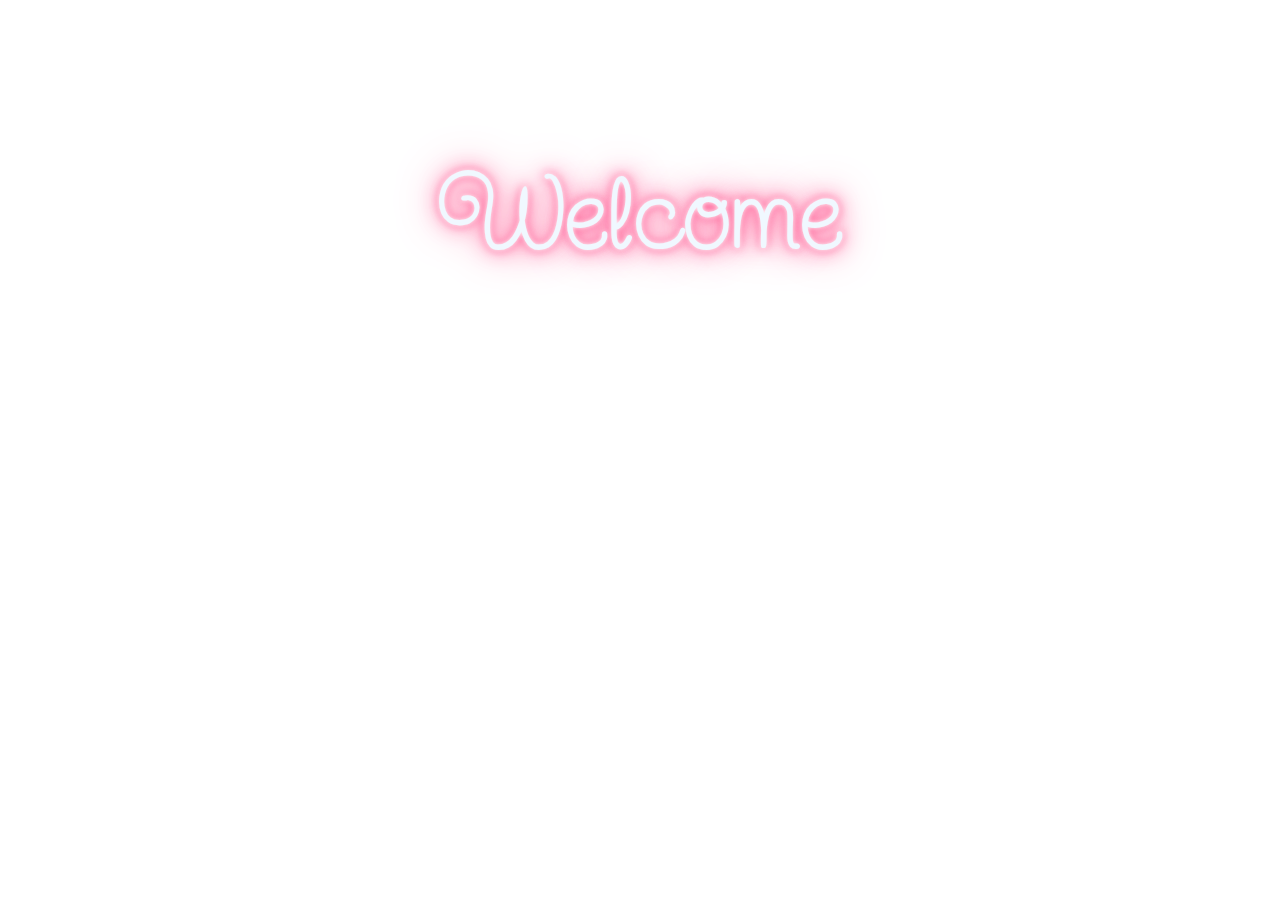
<file: pages/index.html>
<!DOCTYPE html>
<html lang="en">
<head>
    <meta charset="UTF-8" />
    <meta name="viewport" content="width=device-width, initial-scale=1.0" />
    <title>Ready For Some Fun?</title>

    <!-- Styles -->
    <link rel="stylesheet" href="/css/style.css" />
    <link rel="preconnect" href="https://fonts.googleapis.com" />
    <link rel="preconnect" href="https://fonts.gstatic.com" crossorigin />
    <link href="https://fonts.googleapis.com/css2?family=Delius+Swash+Caps&family=Lexend:wght@100..900&family=Nunito+Sans:ital,opsz,wdth,wght@0,6..12,75..125,200..1000;1,6..12,75..125,200..1000&family=Twinkle+Star&display=swap" rel="stylesheet"/>
</head>
<body>
    <div class="page center">
        <!-- Header with Typewriter -->
        <header class="center">
            <h1 id="typewriter" class="text-shadow neon-glow"></h1>
        </header>

        <!-- Main Content -->
        <main class="center">
            <h2 class="floating-header">
                <span>R</span><span>e</span><span>a</span><span>d</span><span>y</span><span> </span>
                <span>t</span><span>o</span><span> </span>
                <span>b</span><span>e</span><span> </span>
                <span>b</span><span>l</span><span>o</span><span>w</span><span>n</span><span> </span>
                <span>A</span><span>W</span><span>A</span><span>Y</span><span>?</span>
            </h2>

            <p class="text-shadow">
            This is meant to be an <i><b>immersive, once in a lifetime</b></i> experience that you can hold on to for life.
            </p>
            <p class="text-shadow">Click the button below to start your adventure!</p>

            <!-- Button with Heart + Glow -->
            <a href="games.html">
                <button id="loveButton" class="heart-reveal-button zoom-in-out">
                    <span class="heart-overlay">
                        <svg xmlns="http://www.w3.org/2000/svg" xmlns:xlink="http://www.w3.org/1999/xlink" version="1.1" id="Layer_1" x="0px" y="0px" width="100%" viewBox="0 0 1024 1024" enable-background="new 0 0 1024 1024" xml:space="preserve">
                        <path fill="rgba(225, 36, 76, 0.85)" opacity="1.000000" stroke="none" d=" M626.447998,695.460083   C662.293945,653.167114 701.442993,614.605164 741.730652,577.121277   C776.660278,544.622437 814.398560,515.485229 850.863098,484.822479   C877.883423,462.101410 899.834839,435.405914 913.201172,402.293396   C920.098938,385.205536 925.107544,367.826660 924.831421,349.056854   C924.140015,302.071625 895.646790,260.331665 851.898254,243.295212   C816.646790,229.567673 782.219910,234.023987 748.602661,248.932343   C698.601379,271.106659 662.353943,308.268402 634.939209,354.774841   C623.150146,374.773865 613.617249,395.861511 605.419617,417.558075   C604.099976,421.050781 602.578064,424.220276 598.175964,423.697388   C593.810791,423.178894 592.825256,419.704041 592.396362,416.051971   C591.232117,406.137726 593.668640,396.546967 595.168396,386.885742   C596.573975,377.831390 598.928833,368.986603 601.744080,360.273071   C602.694702,357.330750 602.795044,354.544006 601.999695,351.482147   C595.567444,326.718750 581.075439,307.038208 562.802795,289.928833   C539.318359,267.939514 512.466492,252.031219 479.985931,247.861877   C446.330017,243.541626 413.554138,245.770004 384.640137,266.013397   C355.250885,286.589539 339.068512,315.316223 335.285431,350.875183   C331.611237,385.410645 336.966309,418.287537 355.075623,448.423279   C369.258698,472.025391 389.119476,490.129303 411.663818,505.466614   C440.647247,525.184570 472.423462,539.305969 505.019806,551.772461   C508.114380,552.955933 511.787720,553.254761 514.029663,556.282715   C512.826416,558.027161 511.511505,557.322205 510.317047,556.914734   C473.706879,544.427612 437.427155,531.149597 404.235382,510.823944   C369.986511,489.850891 341.795624,463.127869 325.014496,425.878387   C313.602173,400.546143 308.375061,373.866150 309.921387,346.160614   C313.208679,287.261993 355.409454,236.359406 413.440918,223.948120   C481.200928,209.456207 538.779724,228.870163 585.047791,280.767120   C596.879456,294.038208 606.747498,308.613098 613.340637,325.247040   C613.687256,326.121552 614.252380,326.909485 614.944153,328.145996   C620.198242,320.070282 624.562561,312.034821 629.992188,304.686340   C663.822266,258.900543 708.106201,228.981186 764.429443,219.181747   C819.843811,209.540405 868.967285,223.597900 909.116638,263.915009   C932.289978,287.185211 945.430115,315.810059 949.394287,348.488159   C955.455444,398.453064 939.817078,441.239807 906.608765,478.345459   C886.123230,501.235199 861.135620,518.334473 835.362854,534.383667   C791.167480,561.904907 748.483215,591.472351 709.265747,625.827759   C673.734436,656.954041 639.895081,689.691528 611.810425,727.955994   C608.908386,731.909973 608.878357,734.458313 611.914185,738.152649   C617.305542,744.713501 622.186584,751.697815 626.562622,758.995911   C631.536560,767.291199 634.957886,776.184265 633.918213,785.987427   C632.638123,798.058044 625.605774,805.960632 614.608582,808.801575   C603.200867,811.748596 590.567322,807.643921 583.739929,798.309082   C576.297852,788.133850 575.134460,776.902771 579.390259,765.135620   C582.408203,756.791443 586.760193,749.083740 591.567505,741.670471   C593.555054,738.605652 593.709290,736.324646 591.477478,733.217102   C558.496643,687.295898 516.330383,652.898926 463.992096,631.201355   C432.414612,618.110474 399.508881,610.393860 365.629608,606.129028   C284.406372,595.904236 208.286301,611.479858 136.677826,650.518616   C117.475838,660.986938 99.267036,672.985962 82.105171,686.557556   C81.452522,687.073608 80.782440,687.574524 80.080978,688.020447   C78.789307,688.841492 77.389343,689.754456 76.124573,688.113220   C75.027153,686.689148 75.510124,685.215271 76.642441,684.048279   C80.354767,680.222290 84.007690,676.327087 87.894829,672.684082   C129.471390,633.718323 177.680054,606.886475 233.159149,593.343506   C265.240112,585.512207 297.815491,582.258728 330.736450,583.928833   C411.402405,588.021179 482.917236,615.934082 545.104370,667.564026   C564.900146,683.999084 583.083130,702.057800 599.584290,721.805237   C600.520325,722.925537 601.581726,723.941040 602.949158,725.391968   C610.616760,715.122131 618.119507,705.187134 626.447998,695.460083  M614.589172,770.941284   C610.595093,761.993591 605.296692,753.833984 599.991211,745.532043   C593.859314,751.083496 587.941772,765.103088 588.371033,772.349976   C588.991455,782.822205 594.913696,790.354431 604.062866,792.307556   C612.569702,794.123474 618.626099,788.356384 617.031433,779.831238   C616.515381,777.072021 615.590088,774.389343 614.589172,770.941284  z"/>
                        </svg>
                    </span>
                    <span class="btn-text">Start Your Adventure</span>
                </button>
            </a>
        </main>
    </div>

    <!-- JavaScript -->
    <script src="/js/main.js"></script>
</body>
</html>
</file>
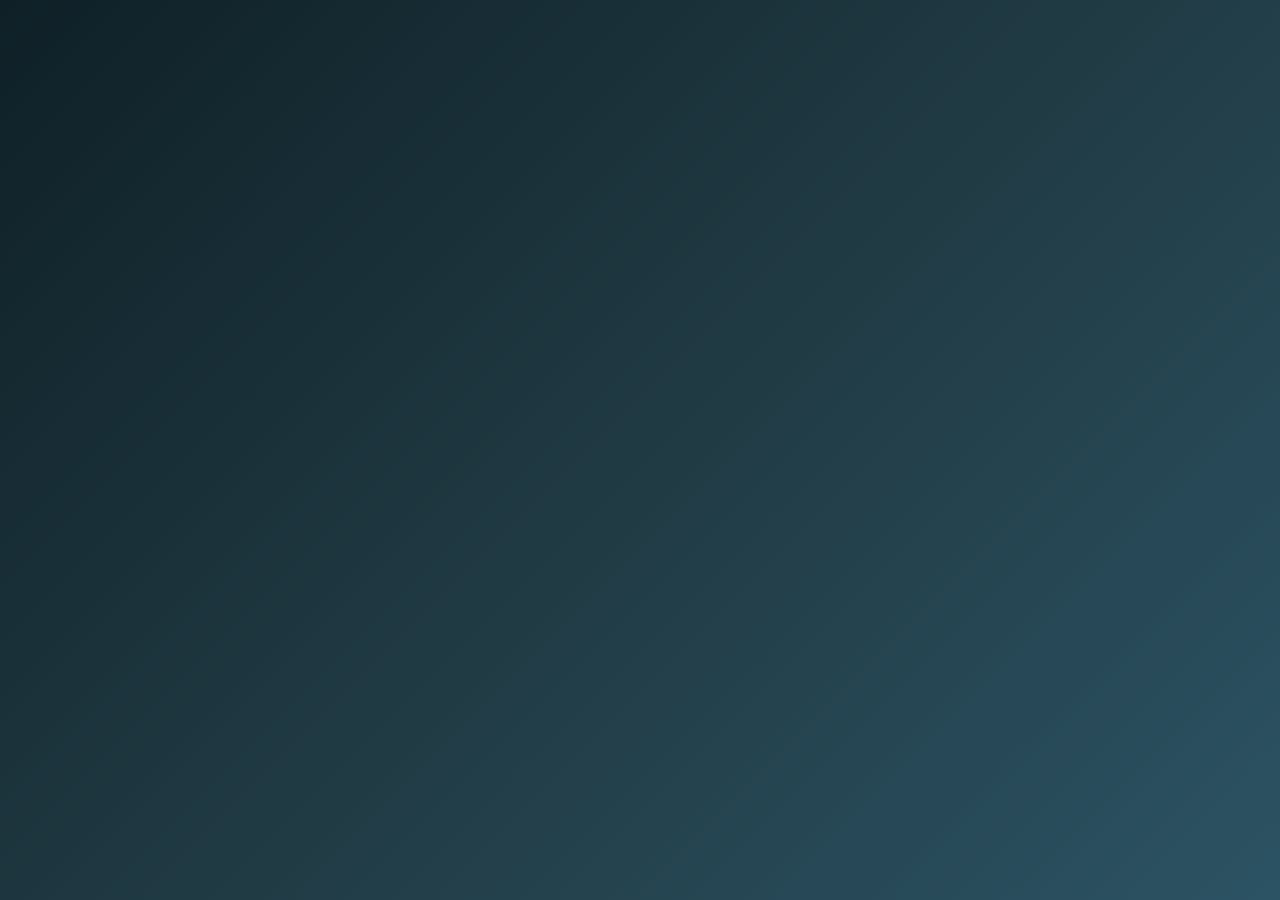
<file: pages/anagrams.html>
<!DOCTYPE html>
<html lang="en">
<head>
  <meta charset="UTF-8" />
  <meta name="viewport" content="width=device-width, initial-scale=1.0" />
  <title>I hope you're liking this.</title>
  <link rel="stylesheet" href="../css/anagrams.css" />
  <link rel="preconnect" href="https://fonts.googleapis.com" />
    <link rel="preconnect" href="https://fonts.gstatic.com" crossorigin />
    <link href="https://fonts.googleapis.com/css2?family=Delius+Swash+Caps&family=Lexend:wght@100..900&family=Nunito+Sans:ital,opsz,wdth,wght@0,6..12,75..125,200..1000;1,6..12,75..125,200..1000&family=Twinkle+Star&display=swap" rel="stylesheet"/>
</head>
<body>
  <div id="bg-video">
  <iframe 
    src="https://player.vimeo.com/video/1109931507?background=1&autoplay=1&loop=1&muted=1&title=0&byline=0&portrait=0" 
    frameborder="0" 
    allow="autoplay; fullscreen; picture-in-picture" 
    referrerpolicy="strict-origin-when-cross-origin">
  </iframe>
</div>
    <header>
      <h1>Anagrams</h1>
      <p class="desc-text">Welcome to the Anagrams page! Unscramble the words below. Each correct answer unlocks an important hint that you'll need later in the game. 💌</p>
    </header>
    
    <div class="container">
    <main>
      <section class="game">
        <h2 id="challengeTitle">Challenge 1</h2>
        <p id="challengePrompt">Unscramble the following:</p>
        <div id="hintBox">U0Y 37V0 !</div>
        <div class="gradient-input"><input type="text" id="userInput" placeholder="Type your answer here" autocomplete="off" /></div>
        <button id="submitAnswer">Submit</button>
        <p id="result"></p>
      </section>
    </main>
  </div>

  <script src="../js/anagrams.js"></script>
</body>
</html>
</file>
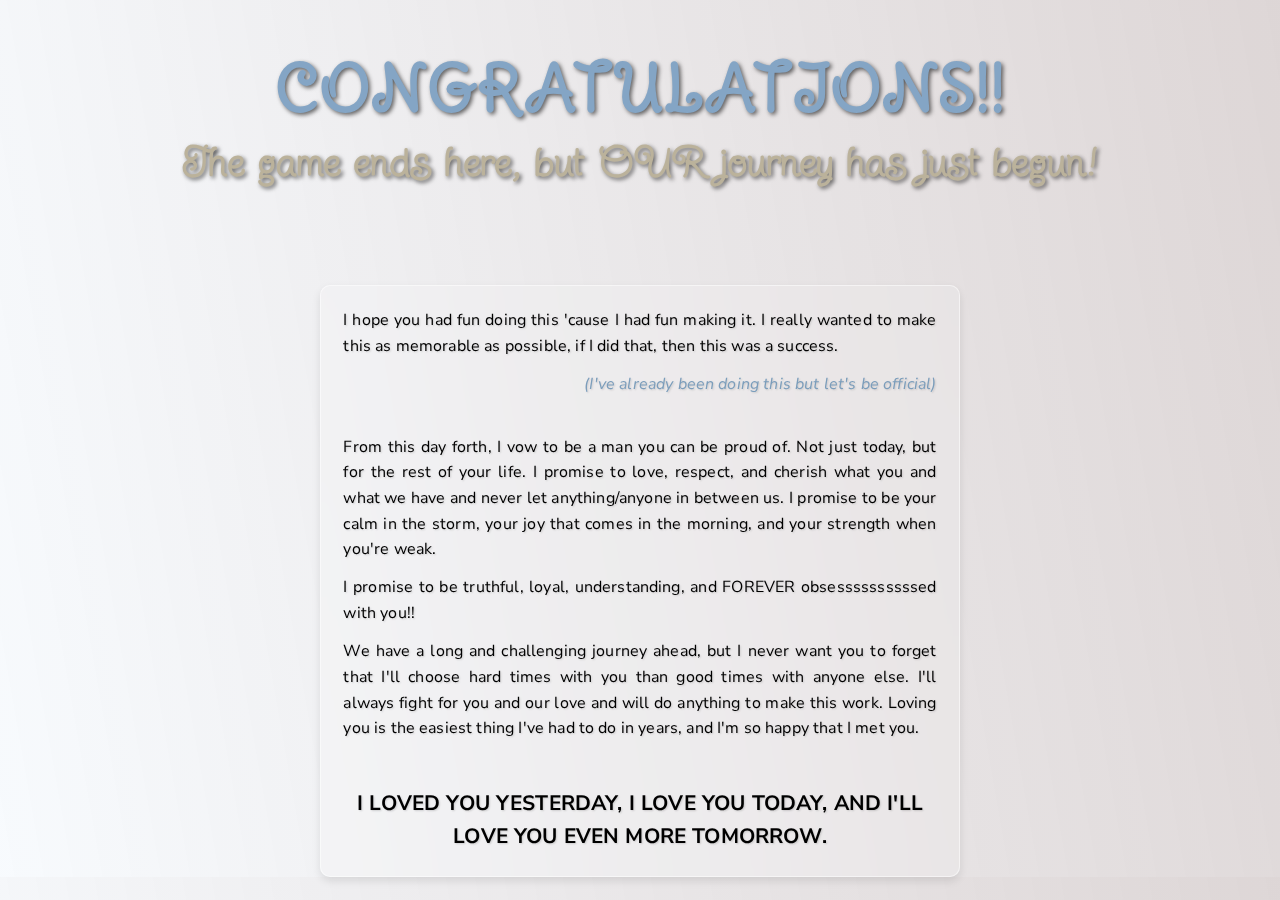
<file: pages/finalpage.html>
<!DOCTYPE html>
<html lang="en">
<head>
    <meta charset="UTF-8">
    <meta name="viewport" content="width=device-width, initial-scale=1.0">
    <link rel="stylesheet" href="../css/finalpage.css">
    <link rel="preconnect" href="https://fonts.googleapis.com" />
    <link rel="preconnect" href="https://fonts.gstatic.com" crossorigin />
    <link href="https://fonts.googleapis.com/css2?family=Delius+Swash+Caps&family=Lexend:wght@100..900&family=Nunito+Sans:ital,opsz,wdth,wght@0,6..12,75..125,200..1000;1,6..12,75..125,200..1000&family=Twinkle+Star&display=swap" rel="stylesheet"/>
    <title>Congratulations!</title>
</head>
<body>
   <div id="bg-video">
  <iframe 
    src="https://player.vimeo.com/video/1109931618?background=1&autoplay=1&loop=1&muted=1&title=0&byline=0&portrait=0" 
    frameborder="0" 
    allow="autoplay; fullscreen; picture-in-picture" 
    referrerpolicy="strict-origin-when-cross-origin">
  </iframe>
</div>
    <header>
        <h1 class="animated-heading">CONGRATULATIONS!!</h1>
        <h2 class="animated-subheading">The game ends here, but <strong>OUR</strong> journey has just begun!</h2>
    </header>
    <main>
        <p>I hope you had fun doing this 'cause I had fun making it. I really wanted to make this as memorable as possible, if I did that, then this was a success.</p>
        <aside><p>(I've already been doing this but let's be official)</p></aside>
        <p>From this day forth, I vow to be a man you can be proud of. Not just today, but for the rest of your life. I promise to love, respect, and cherish what you and what we have and never let anything/anyone in between us. I promise to be your calm in the storm, your joy that comes in the morning, and your strength when you're weak. </p>
        <p>I promise to be truthful, loyal, understanding, and FOREVER 
            <span class="wave">o</span><span class="wave">b</span><span class="wave">s</span><span class="wave">e</span><span class="wave">s</span><span class="wave">s</span><span class="wave">s</span><span class="wave">s</span><span class="wave">s</span><span class="wave">s</span><span class="wave">s</span><span class="wave">s</span><span class="wave">s</span><span class="wave">s</span><span class="wave">e</span><span class="wave">d</span> with you!!
        </p>
        <p>We have a long and challenging journey ahead, but I never want you to forget that I'll choose hard times with you than good times with anyone else. I'll always fight for you and our love and will do anything to make this work. Loving you is the easiest thing I've had to do in years, and I'm so happy that I met you.</p>
        <p class="love-quote"><strong>I LOVED YOU YESTERDAY, I LOVE YOU TODAY, AND I'LL LOVE YOU EVEN MORE TOMORROW.</strong></p>
    </main>
</body>
</html>
</file>
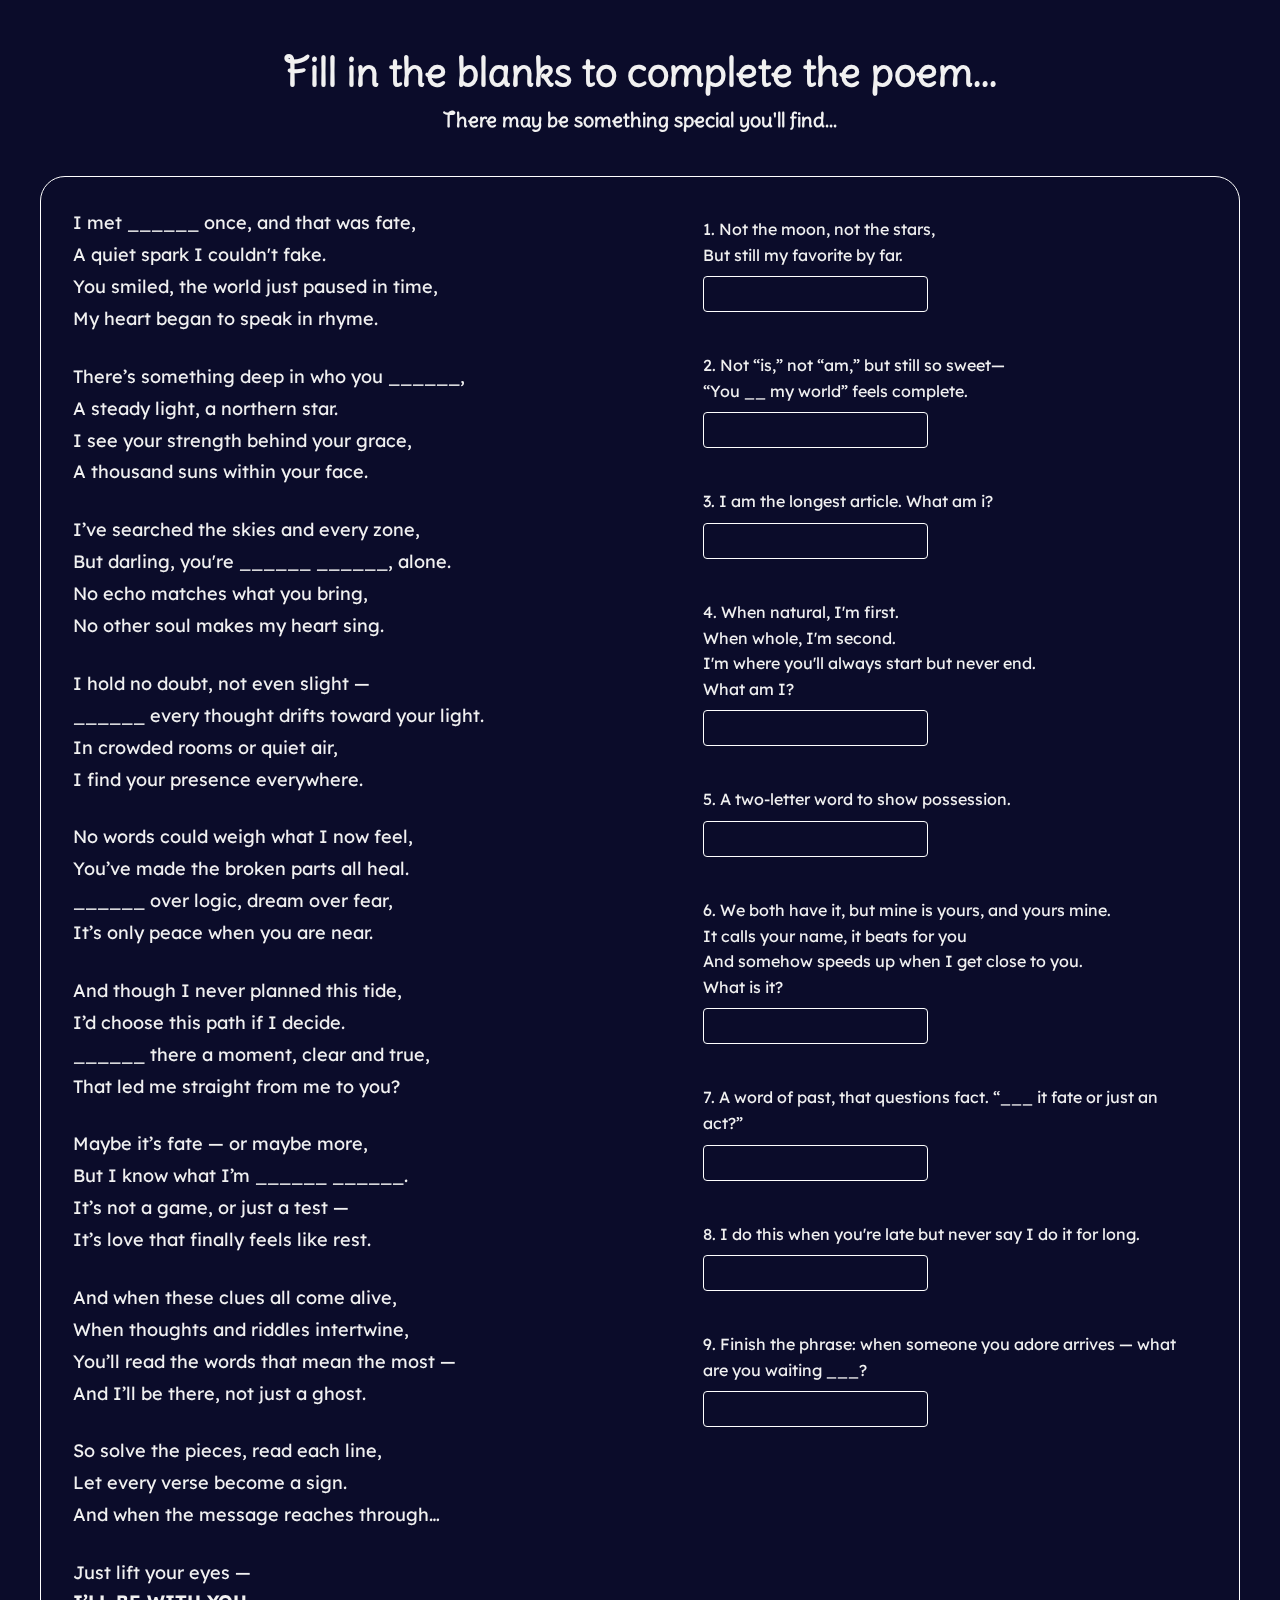
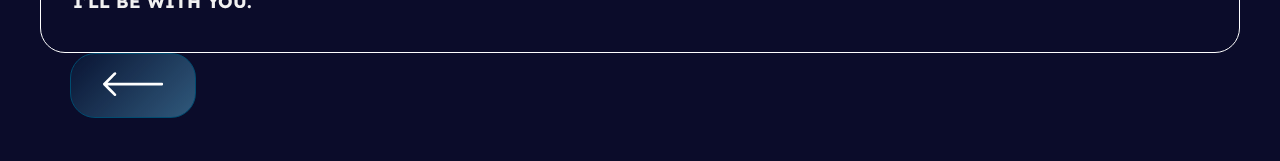
<file: pages/riddles.html>
<!DOCTYPE html>
<html lang="en">
<head>
  <meta charset="UTF-8" />
  <meta name="viewport" content="width=device-width, initial-scale=1.0"/>
  <title>Poem & Riddles</title>
  <link rel="stylesheet" href="/css/riddles.css">
  <link rel="preconnect" href="https://fonts.googleapis.com" />
  <link rel="preconnect" href="https://fonts.gstatic.com" crossorigin />
  <link href="https://fonts.googleapis.com/css2?family=Delius+Swash+Caps&family=Lexend:wght@100..900&family=Nunito+Sans:ital,opsz,wdth,wght@0,6..12,75..125,200..1000;1,6..12,75..125,200..1000&family=Twinkle+Star&display=swap" rel="stylesheet"/>
  </head>
<body>
  <div id="bg-video">
  <iframe 
    src="https://player.vimeo.com/video/1109931566?background=1&autoplay=1&loop=1&muted=1&title=0&byline=0&portrait=0" 
    frameborder="0" 
    allow="autoplay; fullscreen; picture-in-picture" 
    referrerpolicy="strict-origin-when-cross-origin">
  </iframe>
</div>
  <header>
    <h1>Fill in the blanks to complete the poem...</h1>
    <aside><h4>There may be something special you'll find...</h4></aside>
  </header>
<div class="container">
  <div class="poem" id="poem">
    <p>I met <span id="word0">______</span> once, and that was fate,</p>
    <p>A quiet spark I couldn't fake.</p>
    <p>You smiled, the world just paused in time,</p>
    <p>My heart began to speak in rhyme.</p>
    <br>
    <p>There’s something deep in who you <span id="word1">______</span>,</p>
    <p>A steady light, a northern star.</p>
    <p>I see your strength behind your grace,</p>
    <p>A thousand suns within your face.</p>
    <br>
    <p>I’ve searched the skies and every zone,</p>
    <p>But darling, you're <span id="word2">______</span> <span id="word3">______</span>, alone.</p>
    <p>No echo matches what you bring,</p>
    <p>No other soul makes my heart sing.</p>
    <br>
    <p>I hold no doubt, not even slight —</p>
    <p><span id="word4">______</span> every thought drifts toward your light.</p>
    <p>In crowded rooms or quiet air,</p>
    <p>I find your presence everywhere.</p>
    <br>
    <p>No words could weigh what I now feel,</p>
    <p>You’ve made the broken parts all heal.</p>
    <p><span id="word5">______</span> over logic, dream over fear,</p>
    <p>It’s only peace when you are near.</p>
    <br>
    <p>And though I never planned this tide,</p>
    <p>I’d choose this path if I decide.</p>
    <p><span id="word6">______</span> there a moment, clear and true,</p>
    <p>That led me straight from me to you?</p>
    <br>
    <p>Maybe it’s fate — or maybe more,</p>
    <p>But I know what I’m <span id="word7">______</span> <span id="word8">______</span>.</p>
    <p>It’s not a game, or just a test —</p>
    <p>It’s love that finally feels like rest.</p>
    <br>
    <p>And when these clues all come alive,</p>
    <p>When thoughts and riddles intertwine,</p>
    <p>You’ll read the words that mean the most —</p>
    <p>And I’ll be there, not just a ghost.</p>
    <br>
    <p>So solve the pieces, read each line,</p>
    <p>Let every verse become a sign.</p>
    <p>And when the message reaches through…</p>
    <br>
    <p>Just lift your eyes —<br><strong>I’LL BE WITH YOU.</strong></p>
  </div>

    <div class="riddles">
    <div class="riddle-block">
      <p>1. Not the moon, not the stars,<br>
        But still my favorite by far.</p>
      <input type="text" data-answer="YOU" />
    </div>
    <div class="riddle-block">
      <p>2. Not “is,” not “am,” but still so sweet—<br>
      “You __ my world” feels complete.</p>
      <input type="text" data-answer="ARE" />
    </div>
    <div class="riddle-block">
      <p>3. I am the longest article. What am i?</p>
      <input type="text" data-answer="THE" />
    </div>
    <div class="riddle-block">
      <p>4. When natural, I'm first. <br> 
        When whole, I'm second. <br> 
        I'm where you'll always start but never end. <br> 
        What am I?</p>
      <input type="text" data-answer="ONE" />
    </div>
    <div class="riddle-block">
      <p>5. A two-letter word to show possession.</p>
      <input type="text" data-answer="MY" />
    </div>
    <div class="riddle-block">
      <p>6. We both have it, but mine is yours, and yours mine. <br>
        It calls your name, it beats for you <br>
        And somehow speeds up when I get close to you.<br>
        What is it?
      </p>
      <input type="text" data-answer="HEART" />
    </div>
    <div class="riddle-block">
      <p>7. A word of past, that questions fact. “___ it fate or just an act?”</p>
      <input type="text" data-answer="WAS" />
    </div>
    <div class="riddle-block">
      <p>8. I do this when you're late but never say I do it for long. <br>
      
      </p>
      <input type="text" data-answer="WAITING" />
    </div>
    <div class="riddle-block">
      <p>9. Finish the phrase: when someone you adore arrives — what are you waiting ___?</p>
      <input type="text" data-answer="FOR" />
    </div>
  </div>
</div>
<div id="final-message" style="display:none; text-align:center; margin-top:20px; font-size:3rem; font-family:'Twinkle Star', cursive;"></div>

  <a href="games.html"><button><svg xmlns="http://www.w3.org/2000/svg" xmlns:xlink="http://www.w3.org/1999/xlink" version="1.1" id="Layer_1" x="0px" y="0px" width="100%" viewBox="0 0 512 512" enable-background="new 0 0 512 512" xml:space="preserve">
<path fill="none" opacity="1.000000" stroke="none" d=" M513.000000,263.000000   C513.000000,346.297546 513.000000,429.595093 513.000000,512.946289   C342.442444,512.946289 171.884842,512.946289 1.000000,512.946289   C1.000000,430.311615 1.000000,347.622772 1.346839,264.480133   C3.460055,265.518097 5.344558,266.891541 6.975224,268.519318   C34.912754,296.407043 62.818096,324.327026 90.734650,352.235809   C92.029839,353.530640 93.266792,354.909790 94.697815,356.037964   C99.644707,359.937714 105.040154,359.968597 109.218903,356.240631   C114.813416,351.249512 114.761269,344.293274 108.941002,338.460022   C87.294586,316.765320 65.608070,295.110626 43.947815,273.429718   C42.608978,272.089630 41.366379,270.653351 40.079002,269.261841   C40.240257,268.841248 40.401512,268.420685 40.562767,268.000092   C42.986477,268.000092 45.410183,268.000061 47.833893,268.000061   C197.070694,268.000031 346.307526,267.975708 495.544220,268.082306   C502.026184,268.086945 508.054260,267.713898 513.000000,263.000000  z"/>
<path fill="none" opacity="1.000000" stroke="none" d=" M1.000000,250.000000   C1.000000,167.035645 1.000000,84.071289 1.000000,1.053467   C171.557724,1.053467 342.115479,1.053467 513.000000,1.053467   C513.000000,84.021729 513.000000,167.043884 512.655701,250.484100   C508.561493,246.687775 503.760559,245.930344 498.344727,245.933365   C348.069122,246.016968 197.793503,246.001862 47.517872,245.983597   C45.139862,245.983307 42.761887,245.739822 39.285694,245.549789   C41.360760,243.319626 42.545048,241.966888 43.812496,240.697144   C55.229263,229.259613 66.661728,217.837723 78.087395,206.409058   C88.688515,195.805145 99.305939,185.217438 109.875786,174.582458   C113.324959,171.112030 114.540024,166.957520 112.785812,162.274246   C111.168091,157.955368 107.525345,154.976013 103.340363,155.421722   C99.427269,155.838455 94.929375,157.820175 92.133095,160.577667   C63.664368,188.651489 35.505600,217.039474 7.202064,245.281403   C5.379694,247.099792 3.078464,248.438263 1.000000,250.000000  z"/>
<path fill="#fff" opacity="1.000000" stroke="none" d=" M1.000000,250.464645   C3.078464,248.438263 5.379694,247.099792 7.202064,245.281403   C35.505600,217.039474 63.664368,188.651489 92.133095,160.577667   C94.929375,157.820175 99.427269,155.838455 103.340363,155.421722   C107.525345,154.976013 111.168091,157.955368 112.785812,162.274246   C114.540024,166.957520 113.324959,171.112030 109.875786,174.582458   C99.305939,185.217438 88.688515,195.805145 78.087395,206.409058   C66.661728,217.837723 55.229263,229.259613 43.812496,240.697144   C42.545048,241.966888 41.360760,243.319626 39.285694,245.549789   C42.761887,245.739822 45.139862,245.983307 47.517872,245.983597   C197.793503,246.001862 348.069122,246.016968 498.344727,245.933365   C503.760559,245.930344 508.561493,246.687775 512.655701,250.951080   C513.000000,254.692917 513.000000,258.385834 513.000000,262.539368   C508.054260,267.713898 502.026184,268.086945 495.544220,268.082306   C346.307526,267.975708 197.070694,268.000031 47.833893,268.000061   C45.410183,268.000061 42.986477,268.000092 40.562767,268.000092   C40.401512,268.420685 40.240257,268.841248 40.079002,269.261841   C41.366379,270.653351 42.608978,272.089630 43.947815,273.429718   C65.608070,295.110626 87.294586,316.765320 108.941002,338.460022   C114.761269,344.293274 114.813416,351.249512 109.218903,356.240631   C105.040154,359.968597 99.644707,359.937714 94.697815,356.037964   C93.266792,354.909790 92.029839,353.530640 90.734650,352.235809   C62.818096,324.327026 34.912754,296.407043 6.975224,268.519318   C5.344558,266.891541 3.460055,265.518097 1.346839,264.013153   C1.000000,259.643097 1.000000,255.286194 1.000000,250.464645  z"/>
</svg></button></a>
<script src="/js/riddles.js">
</script>

</body>
</html>
</file>
<file: css/finalpage.css>
*{
            margin: 0;
            padding: 0;
            box-sizing: border-box;
        }
        body{
            font-family: 'Lexend', sans-serif;
            background: linear-gradient(80deg, #accdee17, #886f6f48);
            text-align: justify;
            display: flex;
            justify-content: center;
            align-items: center;
            flex-direction: column;
            overflow: hidden;
            animation: fadeInPage 1.5s ease forwards;
        }
       #bg-video {
  position: fixed;
  top: 0;
  left: 0;
  width: 100%;
  height: 100%;
  z-index: -1;
  overflow: hidden;
}

#bg-video iframe {
  position: absolute;
  top: 50%;
  left: 50%;
  width: 100%;
  height: 115%;
  transform: translate(-50%, -50%);
  filter: blur(5px) brightness(70%) contrast(100%);
  pointer-events: none;
}
        h1{
            font-family: 'Delius Swash Caps', cursive;
            text-align: center;
            margin-top: 3rem;
            color: #84a5c5;
            font-size: 4rem;
            text-shadow: 2px 2px 4px rgba(0, 0, 0, 0.596);
        }
        h2{
            font-family: 'Twinkle Star', cursive;
            text-align: center;
            color: #bbb29b;
            font-size: 2.5rem;
            margin-top: 10px;
            margin-bottom: 6rem;
            text-shadow: 2px 2px 4px rgba(0, 0, 0, 0.596);
        }
        p{
            line-height: 1.6;
            letter-spacing: 0.01rem;
            padding: 0.4rem;
            text-shadow: 1px 1px 2px rgba(0, 0, 0, 0.151);
        }
        main{
            font-family: 'Nunito Sans', sans-serif;
            width: 50vw;
            margin: auto;
            padding: 1rem;
            background-color: #ffffff23;
            border-radius: 10px;
            box-shadow: 0 4px 8px rgba(0, 0, 0, 0.1);
            backdrop-filter: blur(15px);
            border: #ffffff85 solid 1px;
            animation: fadeUp 2s ease forwards;
        }
        aside{
            font-family: 'Nunito Sans', cursive;
            font-style: italic;
            display: flex;
            justify-content: right;
            color: #7b9dbb;
            margin-bottom: 1.5rem;
            text-shadow: 2px 2px 4px rgba(0, 0, 0, 0.596);
        }

        /* Animations */
        .wave {
            display: inline-block;
            animation: wave 1.2s infinite;
        }
        .wave:nth-child(1) { animation-delay: 0s; }
        .wave:nth-child(2) { animation-delay: 0.1s; }
        .wave:nth-child(3) { animation-delay: 0.2s; }
        .wave:nth-child(4) { animation-delay: 0.3s; }
        .wave:nth-child(5) { animation-delay: 0.4s; }
        .wave:nth-child(6) { animation-delay: 0.5s; }
        .wave:nth-child(7) { animation-delay: 0.6s; }
        .wave:nth-child(8) { animation-delay: 0.7s; }
        .wave:nth-child(9) { animation-delay: 0.8s; }
        .wave:nth-child(10) { animation-delay: 0.9s; }
        .wave:nth-child(11) { animation-delay: 1s; }
        .wave:nth-child(12) { animation-delay: 1.1s; }
        .wave:nth-child(13) { animation-delay: 1.2s; }
        .wave:nth-child(14) { animation-delay: 1.3s; }
        .wave:nth-child(15) { animation-delay: 1.4s; }
        .wave:nth-child(16) { animation-delay: 1.5s; }
        .wave:nth-child(17) { animation-delay: 1.6s; }

        @keyframes wave {
            0%, 60%, 100% { transform: translateY(0); }
            30% { transform: translateY(-8px); }
        }

        h1.animated-heading {
            animation: fadeInScale 1.5s ease forwards, shimmer 3s infinite;
        }
        h2.animated-subheading {
            animation: fadeInUp 2s ease forwards;
        }
        @keyframes fadeInScale {
            from { opacity: 0; transform: scale(0.8); }
            to { opacity: 1; transform: scale(1); }
        }
        @keyframes fadeInUp {
            from { opacity: 0; transform: translateY(30px); }
            to { opacity: 1; transform: translateY(0); }
        }
        @keyframes shimmer {
            0%, 100% { text-shadow: 2px 2px 4px rgba(0, 0, 0, 0.6); }
            50% { text-shadow: 0 0 15px #506070, 0 0 30px #ffffff; }
        }

        .love-quote {
            animation: heartbeat 1.5s infinite;
            text-align: center;
            display: block;
            margin-top: 2rem;
            font-size: 1.3rem;
        }
        @keyframes heartbeat {
            0%, 100% { transform: scale(1); }
            14% { transform: scale(1.1); }
            28% { transform: scale(1); }
            42% { transform: scale(1.1); }
            70% { transform: scale(1); }
        }

        @keyframes fadeUp {
            from { opacity: 0; transform: translateY(20px); }
            to { opacity: 1; transform: translateY(0); }
        }
        @keyframes fadeInPage {
            from { opacity: 0; }
            to { opacity: 1; }
        }
</file>
<file: css/riddles.css>
* {
      box-sizing: border-box;
      margin: 0px;
      padding: 0px;
      
    }

    html {
      scroll-behavior: smooth;
    }
    header {
      text-align: center;
      margin-bottom: 2.5rem;
      font-family: 'delius swash caps', cursive;
      font-size: 1.25rem;
    }
#bg-video {
  position: fixed;
  top: 0;
  left: 0;
  width: 100%;
  height: 100%;
  z-index: -2;
  overflow: hidden;
}

#bg-video iframe {
  position: absolute;
  top: 50%;
  left: 50%;
  width: 120%; /* overscale so no black bars */
  height: 120%;
  transform: translate(-50%, -50%);
  filter: blur(5px) brightness(0.75) contrast(150%);
  pointer-events: none;
}
    body {
      margin: 0;
      font-family: 'Lexend', sans-serif;
      background: #0b0c2a;
      color: #f1f1f1;
      line-height: 1.6;
      padding: 40px 20px;
      overflow-y: auto; /* Enable vertical scroll */

    }

    .container {
      max-width: 1200px;
      margin: auto;
      display: flex;
      flex-wrap: wrap;
      gap: 110px;
      border: 1px white solid;
      border-radius: 25px;
      padding: 2rem;
      backdrop-filter: blur(30px);

    }

    .poem, .riddles {
      flex: 1 1 45%;
      min-width: 320px;
    }

    .poem p {
      margin-bottom: 0.2rem;
      font-size: 18px;
    }

    .highlight {
      color: #4bf1ff;
      font-weight: bold;
      animation: glow 1.5s ease-in-out infinite alternate;
    }
 
    @keyframes glow {
      from { text-shadow: 0 0 10px #4bf1ff; }
      to   { text-shadow: 0 0 20px #4bf1ff; }
    }

    .riddle-block {
      padding: 0.5rem;
      margin-bottom: 25px;
    }

    input {
      margin-top: 0.5rem;
      padding: 8px;
      border-radius: 4px;
      border: none;
      outline: none;
      font-size: 1rem;
      background-color: transparent;
      border: 1px solid white;
      color: #f1f1f1;
    }

    input.correct {
      border: 2px solid #4bf1ff;
      background: #4bf0ff4d;
      color: #4bf1ff;
    }
    button{
      background-color:transparent;
      background: linear-gradient(135deg, #004c7021, #62c0e96e);
      border: 1px solid #004c70;
      border-radius: 250px;
      position: fixed;
      top: 45%;
      padding: 0.4rem;
      left: 6%;
      backdrop-filter: blur(7px);
    }
    button:hover {
      cursor: pointer;
    }
    button svg {
      width: 60px;
      height: 60px;
    }

    button {
  background-color: transparent;
  background: linear-gradient(135deg, #004c7021, #62c0e96e);
  border: 1px solid #004c70;
  border-radius: 25px;
  position: fixed;
  top: 45%;
  padding: 0px;
  left: 4%;
  backdrop-filter: blur(7px);
  position: relative; /* needed for tooltip positioning */
  padding-left: 2rem;
  padding-right: 2rem;
}

button:hover {
  cursor: pointer;
}

/* Tooltip */
button::after {
  content: "Back to games";
  position: absolute;
  bottom: 110%;
  left: 50%;
  transform: translateX(-50%);
  background: #000;
  color: #fff;
  padding: 5px 10px;
  border-radius: 6px;
  font-size: 0.8rem;
  white-space: nowrap;
  opacity: 0;
  pointer-events: none;
  transition: opacity 0.3s;
}

button:hover::after {
  opacity: 1;
}

button svg {
  width: 60px;
  height: 60px;
}
/* Glow effect for container */
.container.glow {
  animation: pulseGlow 1.5s infinite alternate;
}

@keyframes pulseGlow {
  from { box-shadow: 0 0 15px #4bf1ff; }
  to   { box-shadow: 0 0 40px #4bf1ff; }
}

/* Typing animation */
.typing {
  overflow: hidden;
  border-right: .1rem solid #e78a88;
  white-space: nowrap;
  margin: 0 auto;
  animation: typing 6s steps(40, end) infinite, blink-caret .75s step-end infinite;
  font-weight: bold;
  max-width: 45%;
  color: #e78a88;
  text-shadow: #794544 5px 1px 10px;
  padding: 1rem;
}

@keyframes typing {
  from { width: 0 }
  to { width: 60% }
}

@keyframes blink-caret {
  from, to { border-color: transparent }
  50% { border-color: #e78a88; }
}
</file>
<file: css/style.css>
/* Reset & Base */
* {
    margin: 0;
    padding: 0;
    box-sizing: border-box;
}
a {
    text-decoration: none;
    color: aliceblue;
}
body {
    height: 100vh;
    background-image: url('https://pub-1b3342e1772547478bde3603aaadb38f.r2.dev/Untitled design.png');
    backdrop-filter: blur(5px);
    background-size: cover;
    color: aliceblue;
    font-family: 'Lexend', sans-serif;
}

/* Typography */
h1 {
    font: 6.5rem 'Twinkle Star', sans-serif;
    letter-spacing: -0.1rem;
}
h2 {
    font: 2rem 'Twinkle Star', sans-serif;
    letter-spacing: 0.2rem;
    font-weight: 1000;
    padding: 0.5rem;
}
p {
    font: 1rem 'Lexend', sans-serif;
    line-height: 1.2rem;
    letter-spacing: 0.05rem;
    padding: 0.5rem;
}
i {
    font-family: 'Delius Swash Caps';
}

/* Layout */
header {
    padding: 10px 0;
    text-align: center;
    height: 15%;
    width: 100vw;
    position: absolute;
    top: 150px;
}
.page {
    height: inherit;
}
.center {
    display: flex;
    align-items: center;
    justify-content: center;
    flex-direction: column;
}
main {
    padding: 1.5rem;
    position: absolute;
    bottom: 200px;
}

/* Main Fade-In Animation */
main > * {
    opacity: 0;
    transform: translateY(20px);
    transition: opacity 0.6s ease, transform 0.6s ease;
}
.fade-in {
    opacity: 1 !important;
    transform: translateY(0) !important;
}

/* Text Effects */
.text-shadow {
    text-shadow: black 0px 0px 20px;
}
.box-shadow {
    box-shadow: black 0px 0px 20px;
}

/* Floating Header Animation */
.floating-header span {
    display: inline-block;
    animation: float 2.5s infinite ease-in-out;
}
.floating-header span:nth-child(odd) {
    animation-delay: 0.1s;
}
.floating-header span:nth-child(even) {
    animation-delay: 0.3s;
}
@keyframes float {
    0%   { transform: translateY(0); }
    50%  { transform: translateY(-10px); }
    100% { transform: translateY(0); }
}

/* Typewriter (uses JS) */
/* -- No CSS needed for typewriter effect -- */

/* Neon Glow Text */
.neon-glow {
    text-shadow:
        0 0 5px #fff,
        0 0 10px #ff4f8b,
        0 0 20px #ff4f8b,
        0 0 40px #ff4f8b;
    animation: flicker 2s infinite;
}
@keyframes flicker {
    0%   { opacity: 1; }
    50%  { opacity: 0.8; }
    55%  { opacity: 1; }
    60%  { opacity: 0.5; }
    65%  { opacity: 1; }
    100% { opacity: 1; }
}

/* Button Styling */
button {
    width: 300px;
    height: 75px;
    border-radius: 38px;
    background-color: rgba(225, 36, 76, 0.65);
    border: none;
    font: 1.25rem 'Lexend', sans-serif;
    color: white;
    transition: all 0.4s ease;
    overflow: hidden;
    position: relative;
    display: flex;
    align-items: center;
    justify-content: center;
    gap: 10px;
    animation: zoom-in-out infinite alternate;
}

/* Heart Icon Inside Button */
.heart-icon {
    opacity: 0;
    transform: translateX(-10px);
    transition: all 0.3s ease;
    font-size: 1.25rem;
}

/* Hover: Outline & Icon Slide */
button:hover {
    background-color: transparent;
    color: rgba(225, 36, 76, 0.85);
    border: 2.5px solid rgba(225, 36, 76, 0.85);
    cursor: pointer;
}
button:hover .heart-icon {
    opacity: 1;
    transform: translateX(0);
}
button:hover .btn-text {
    color: rgba(255, 255, 255, 0.9);
    text-shadow: 0 0 10px rgba(255, 255, 255, 0.788);
}

/* Glow on Click */
@keyframes glow-pulse {
    0% {
        box-shadow: 0 0 0px rgba(225, 36, 76, 0.8);
    }
    50% {
        box-shadow: 0 0 30px rgba(225, 36, 76, 0.8), 0 0 60px rgba(225, 36, 76, 0.5);
    }
    100% {
        box-shadow: 0 0 0px rgba(225, 36, 76, 0.8);
    }
}
button.glow-clicked {
    animation: glow-pulse 1s ease-out;
}

/* Optional bounce (for zoom-in-out loop) */
.zoom-in-out {
    animation: zoom-in-out 1s infinite alternate;
}
@keyframes zoom-in-out {
    0%   { transform: scale(1); }
    100% { transform: scale(1.05); }
}
.heart-reveal-button {
    position: relative;
    width: 300px;
    height: 75px;
    border-radius: 38px;
    font: 1.25rem 'Lexend', sans-serif;
    overflow: hidden;
    display: flex;
    align-items: center;
    justify-content: start;
    padding-left: 20px;
    gap: 15px;
    color: white;
    transition: all 0.4s ease;
    cursor: pointer;
}

/* HEART SLIDE IN FROM LEFT */
.heart-overlay {
    position: absolute;
    left: -60px;
    width: 60px;
    height: 100%;
    display: flex;
    align-items: center;
    justify-content: center;
    transition: transform 0.5s ease;
    z-index: 1;
}
.heart-overlay img {
    width: 45px;
    height: auto;
}

/* TEXT INITIAL STATE */
.heart-reveal-button .btn-text {
    opacity: 1;
    transform: translateX(20px);
    transition: opacity 0.5s ease, transform 0.5s ease;
    z-index: 2;
}

/* ON HOVER */
.heart-reveal-button:hover .heart-overlay {
    transform: translateX(275px); /* Slides heart fully into view on the left */
}
.heart-reveal-button:hover .btn-text {
    opacity: 1;
    transform: translateX(0);
}
</file>
<file: css/anagrams.css>
/* Reset + Layout */
* {
  box-sizing: border-box;
  margin: 0;
  padding: 0;
}

body {
  font-family: 'Lexend', sans-serif;
  height: 100vh;
  display: flex;
  justify-content: center;
  align-items: center;
  flex-direction: column;
  background: linear-gradient(135deg, #0f2027, #203a43, #2c5364);
  color: #fff;
  overflow: hidden;
}

.container {
  background: rgba(255, 255, 255, 0.05);
  backdrop-filter: blur(10px);
  padding: 2rem;
  border-radius: 20px;
  width: 90%;
  max-width: 500px;
  box-shadow: 0 8px 20px rgba(0,0,0,0.4);
  text-align: center;
}

h1 {
  font-size: 2rem;
  margin-bottom: 1rem;
  color: #f9f9f9;
  font-family: 'Delius Swash Caps', sans-serif;
  text-align: center;
}
h2 {
  font-size: 1.5rem;
  margin-bottom: 1rem;
  color: rgb(52, 159, 231);
  font-family: 'delius swash caps', sans-serif;
}
p {
  margin-bottom: 1rem;
  font-size: 1rem;
}
/* Background container */
#bg-video {
  position: fixed;
  top: 0;
  left: 0;
  width: 100%;
  height: 100%;
  z-index: -2;
  overflow: hidden;
}

#bg-video iframe {
  position: absolute;
  top: 50%;
  left: 50%;
  /* Overscale so sides are always covered */
  width: 120%;
  height: 120%;
  transform: translate(-50%, -50%);
  filter: blur(10px) brightness(0.8) contrast(115%);
  pointer-events: none;
}



#hintBox {
  font-size: 1.5rem;
  margin: 1rem 0;
  font-weight: bold;
  color: rgb(52, 159, 231);
}

input {
  padding: 0.7rem;
  width: 80%;
  border: none;
  border-radius: 8px;
  margin-bottom: 1rem;
  font-size: 1rem;
  background-color: rgba(255, 255, 255, 0.1);
  color: #f9f9f9;
}
input:focus {
  outline: none;
  animation: pulseRed 2s infinite ease-in-out;
}
input::placeholder {
  color: rgba(255, 255, 255, 0.7);
}
button {
  padding: 0.7rem 1.5rem;
  border: none;
  border-radius: 8px;
  background-color: rgba(52, 159, 231, 0.6);
  color: #fff;
  font-weight: bold;
  cursor: pointer;
  transition:  0.3s;
}
.desc-text{
    width: 450px;
    font-size: 1.1rem;
    text-align: justify;
    font-family: 'Twinkle Star';
}
button:hover {
  background-color: rgba(52, 159, 231);
}

#result {
  margin-top: 1rem;
  font-weight: bold;
  font-size: 1.1rem;
}

.container {
  opacity: 0;
  animation: fadeIn 1.5s ease-in-out 1s forwards;
}
header{
    opacity: 0;
    animation: fadeIn 1.5s ease-in-out 0s forwards;
}
@keyframes fadeIn {
  from {
    opacity: 0;
  }
  to {
    opacity: 1;
  }
}
@keyframes pulseRed {
  0% {
    box-shadow: 0 0 10px rgb(52, 159, 231, 0.6);
  }
  50% {
    box-shadow: 0 0 15px rgb(52, 159, 231, 1);
  }
  100% {
    box-shadow: 0 0 10px rgb(52, 159, 231, 0.6);
  }
}
</file>
